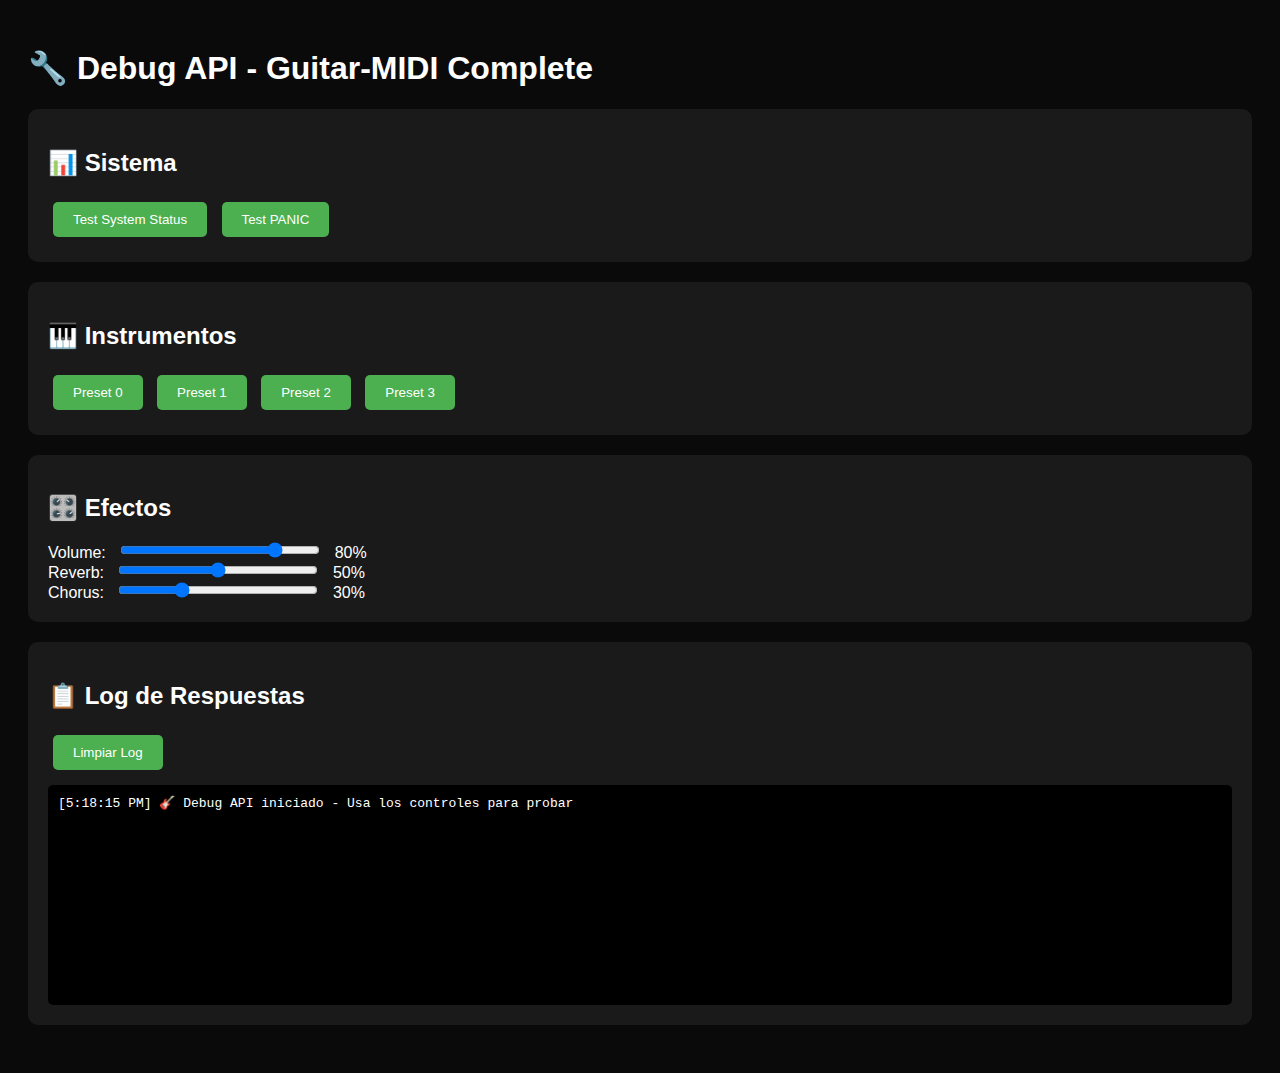
<file: web/templates/debug.html>
<!DOCTYPE html>
<html lang="es">
<head>
    <meta charset="UTF-8">
    <meta name="viewport" content="width=device-width, initial-scale=1.0">
    <title>🔧 Debug API - Guitar-MIDI</title>
    <style>
        body { 
            font-family: Arial, sans-serif; 
            background: #0a0a0a; 
            color: #fff; 
            padding: 20px; 
        }
        .debug-section { 
            background: #1a1a1a; 
            padding: 20px; 
            margin: 20px 0; 
            border-radius: 10px; 
        }
        button { 
            padding: 10px 20px; 
            margin: 5px; 
            border: none; 
            border-radius: 5px; 
            background: #4CAF50; 
            color: white; 
            cursor: pointer; 
        }
        button:hover { background: #45a049; }
        input[type="range"] { 
            width: 200px; 
            margin: 0 10px; 
        }
        .log { 
            background: #000; 
            padding: 10px; 
            border-radius: 5px; 
            font-family: monospace; 
            height: 200px; 
            overflow-y: auto; 
            margin-top: 10px;
        }
    </style>
</head>
<body>
    <h1>🔧 Debug API - Guitar-MIDI Complete</h1>
    
    <div class="debug-section">
        <h2>📊 Sistema</h2>
        <button onclick="testSystemStatus()">Test System Status</button>
        <button onclick="testPanic()">Test PANIC</button>
    </div>
    
    <div class="debug-section">
        <h2>🎹 Instrumentos</h2>
        <button onclick="testInstrument(0)">Preset 0</button>
        <button onclick="testInstrument(1)">Preset 1</button>
        <button onclick="testInstrument(2)">Preset 2</button>
        <button onclick="testInstrument(3)">Preset 3</button>
    </div>
    
    <div class="debug-section">
        <h2>🎛️ Efectos</h2>
        <div>
            Volume: <input type="range" id="volume" min="0" max="100" value="80" 
                          onchange="testEffect('master_volume', this.value)"> 
            <span id="volumeValue">80</span>%
        </div>
        <div>
            Reverb: <input type="range" id="reverb" min="0" max="100" value="50" 
                          onchange="testEffect('global_reverb', this.value)"> 
            <span id="reverbValue">50</span>%
        </div>
        <div>
            Chorus: <input type="range" id="chorus" min="0" max="100" value="30" 
                          onchange="testEffect('global_chorus', this.value)"> 
            <span id="chorusValue">30</span>%
        </div>
    </div>
    
    <div class="debug-section">
        <h2>📋 Log de Respuestas</h2>
        <button onclick="clearLog()">Limpiar Log</button>
        <div id="log" class="log"></div>
    </div>
    
    <script>
        function log(message) {
            const logEl = document.getElementById('log');
            const timestamp = new Date().toLocaleTimeString();
            logEl.innerHTML += `[${timestamp}] ${message}\n`;
            logEl.scrollTop = logEl.scrollHeight;
        }
        
        function clearLog() {
            document.getElementById('log').innerHTML = '';
        }
        
        async function testSystemStatus() {
            log('🔌 Probando /api/system/status...');
            try {
                const response = await fetch('/api/system/status');
                const data = await response.json();
                log(`✅ Status: ${response.status} - ${JSON.stringify(data, null, 2)}`);
            } catch (error) {
                log(`❌ Error: ${error.message}`);
            }
        }
        
        async function testPanic() {
            log('🚨 Probando PANIC...');
            try {
                const response = await fetch('/api/system/panic', { method: 'POST' });
                const data = await response.json();
                log(`✅ PANIC: ${response.status} - ${JSON.stringify(data)}`);
            } catch (error) {
                log(`❌ Error: ${error.message}`);
            }
        }
        
        async function testInstrument(pc) {
            log(`🎹 Probando instrumento ${pc}...`);
            try {
                const response = await fetch(`/api/instruments/${pc}/activate`, { method: 'POST' });
                const data = await response.json();
                log(`✅ Instrumento ${pc}: ${response.status} - ${JSON.stringify(data)}`);
            } catch (error) {
                log(`❌ Error: ${error.message}`);
            }
        }
        
        async function testEffect(effectName, value) {
            document.getElementById(effectName.replace('_', '').replace('global', '') + 'Value').textContent = value;
            log(`🎛️ Probando efecto ${effectName} = ${value}%...`);
            try {
                const data = {};
                data[effectName] = parseInt(value);
                
                const response = await fetch('/api/effects', {
                    method: 'POST',
                    headers: { 'Content-Type': 'application/json' },
                    body: JSON.stringify(data)
                });
                const result = await response.json();
                log(`✅ Efecto ${effectName}: ${response.status} - ${JSON.stringify(result)}`);
            } catch (error) {
                log(`❌ Error: ${error.message}`);
            }
        }
        
        // Log inicial
        log('🎸 Debug API iniciado - Usa los controles para probar');
    </script>
</body>
</html>
</file>
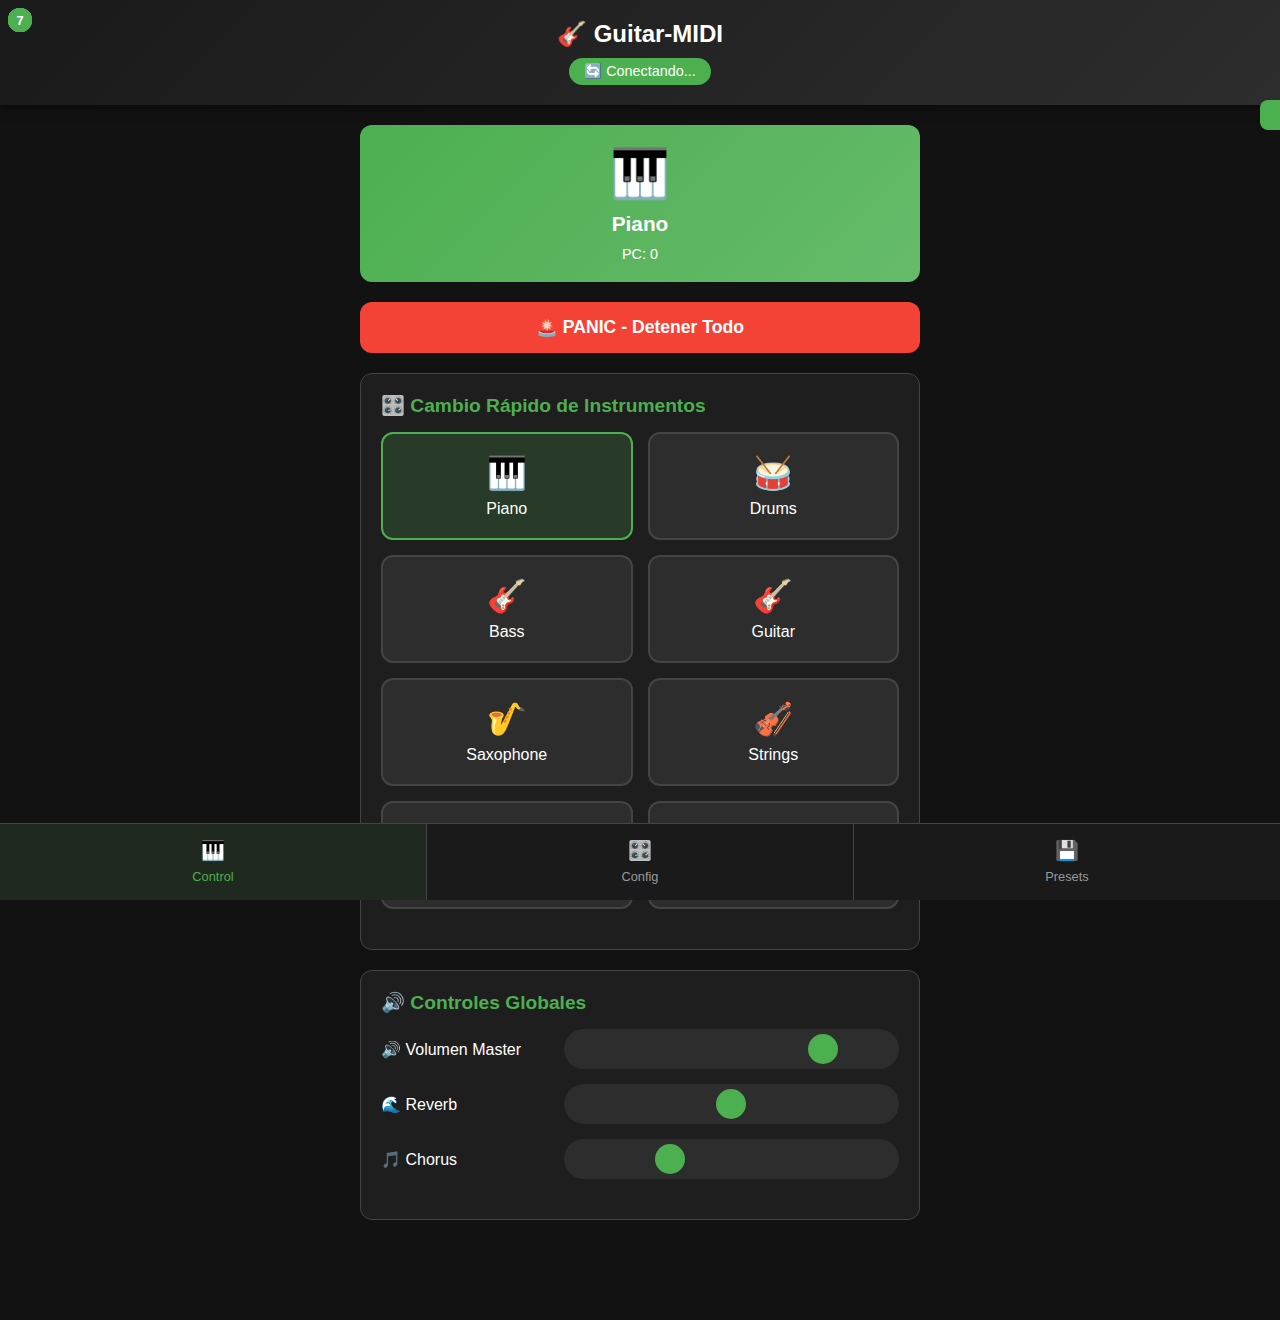
<file: web/templates/simple_control.html>
<!DOCTYPE html>
<html lang="es">
<head>
    <meta charset="UTF-8">
    <meta name="viewport" content="width=device-width, initial-scale=1.0, user-scalable=no">
    <meta name="apple-mobile-web-app-capable" content="yes">
    <title>🎸 Guitar-MIDI Control</title>
    
    <style>
        * {
            margin: 0;
            padding: 0;
            box-sizing: border-box;
        }
        
        body {
            font-family: -apple-system, BlinkMacSystemFont, sans-serif;
            background: #121212;
            color: white;
            user-select: none;
            min-height: 100vh;
        }
        
        .header {
            background: linear-gradient(135deg, #1a1a1a, #2d2d2d);
            padding: 20px;
            text-align: center;
            box-shadow: 0 2px 10px rgba(0,0,0,0.5);
        }
        
        .title {
            font-size: 1.5rem;
            font-weight: bold;
        }
        
        .status {
            margin-top: 10px;
            padding: 5px 15px;
            background: #4CAF50;
            border-radius: 20px;
            display: inline-block;
            font-size: 0.9rem;
        }
        
        .main {
            padding: 20px;
            max-width: 600px;
            margin: 0 auto;
        }
        
        .section {
            background: #1e1e1e;
            border-radius: 12px;
            padding: 20px;
            margin-bottom: 20px;
            border: 1px solid #444;
        }
        
        .section-title {
            font-size: 1.2rem;
            margin-bottom: 15px;
            color: #4CAF50;
        }
        
        .instrument-grid {
            display: grid;
            grid-template-columns: repeat(2, 1fr);
            gap: 15px;
            margin-bottom: 20px;
        }
        
        .instrument-btn {
            background: #2d2d2d;
            border: 2px solid #444;
            border-radius: 12px;
            padding: 20px;
            text-align: center;
            cursor: pointer;
            transition: all 0.2s;
            color: white;
            text-decoration: none;
        }
        
        .instrument-btn:active {
            transform: scale(0.95);
            background: #4CAF50;
        }
        
        .instrument-btn.active {
            border-color: #4CAF50;
            background: rgba(76, 175, 80, 0.2);
        }
        
        .instrument-icon {
            font-size: 2rem;
            margin-bottom: 8px;
            display: block;
        }
        
        .instrument-name {
            font-weight: 500;
        }
        
        .pc-number {
            position: absolute;
            top: 8px;
            left: 8px;
            background: #4CAF50;
            color: white;
            width: 24px;
            height: 24px;
            border-radius: 50%;
            display: flex;
            align-items: center;
            justify-content: center;
            font-size: 0.8rem;
            font-weight: bold;
        }
        
        .control-group {
            margin-bottom: 20px;
        }
        
        .control-item {
            display: flex;
            align-items: center;
            margin-bottom: 15px;
        }
        
        .control-label {
            flex: 1;
            margin-right: 15px;
        }
        
        .control-slider {
            flex: 2;
            height: 40px;
            background: #2d2d2d;
            border-radius: 20px;
            outline: none;
            -webkit-appearance: none;
        }
        
        .control-slider::-webkit-slider-thumb {
            -webkit-appearance: none;
            width: 30px;
            height: 30px;
            background: #4CAF50;
            border-radius: 50%;
            cursor: pointer;
        }
        
        .panic-btn {
            background: #f44336;
            color: white;
            border: none;
            border-radius: 12px;
            padding: 15px 30px;
            font-size: 1.1rem;
            font-weight: bold;
            cursor: pointer;
            width: 100%;
            margin-bottom: 20px;
        }
        
        .panic-btn:active {
            transform: scale(0.95);
            background: #d32f2f;
        }
        
        .current-instrument {
            text-align: center;
            padding: 20px;
            background: linear-gradient(135deg, #4CAF50, #66BB6A);
            border-radius: 12px;
            margin-bottom: 20px;
        }
        
        .current-icon {
            font-size: 3rem;
            margin-bottom: 10px;
        }
        
        .current-name {
            font-size: 1.3rem;
            font-weight: bold;
        }
        
        .toast {
            position: fixed;
            top: 100px;
            right: 20px;
            background: #4CAF50;
            color: white;
            padding: 15px 20px;
            border-radius: 8px;
            transform: translateX(100%);
            transition: transform 0.3s;
            z-index: 1000;
        }
        
        .toast.show {
            transform: translateX(0);
        }
        
        .nav-tabs {
            position: fixed;
            bottom: 0;
            left: 0;
            right: 0;
            background: #1a1a1a;
            display: flex;
            border-top: 1px solid #444;
        }
        
        .nav-tab {
            flex: 1;
            padding: 15px;
            text-align: center;
            color: #999;
            text-decoration: none;
            border-right: 1px solid #444;
        }
        
        .nav-tab:last-child {
            border-right: none;
        }
        
        .nav-tab.active {
            color: #4CAF50;
            background: rgba(76, 175, 80, 0.1);
        }
        
        .nav-icon {
            display: block;
            font-size: 1.2rem;
            margin-bottom: 5px;
        }
        
        .nav-label {
            font-size: 0.8rem;
        }
        
        .main {
            padding-bottom: 80px;
        }
    </style>
</head>
<body>
    <header class="header">
        <h1 class="title">🎸 Guitar-MIDI</h1>
        <div class="status" id="connectionStatus">🔄 Conectando...</div>
    </header>

    <main class="main">
        <!-- Instrumento Actual -->
        <div class="current-instrument">
            <div class="current-icon" id="currentIcon">🎹</div>
            <div class="current-name" id="currentName">Piano</div>
            <div style="margin-top: 10px; font-size: 0.9rem;">PC: <span id="currentPC">0</span></div>
        </div>

        <!-- Botón PANIC -->
        <button class="panic-btn" onclick="panic()">🚨 PANIC - Detener Todo</button>

        <!-- Cambio Rápido de Instrumentos -->
        <div class="section">
            <h2 class="section-title">🎛️ Cambio Rápido de Instrumentos</h2>
            <div class="instrument-grid">
                <div class="instrument-btn active" onclick="changeInstrument(0, '🎹', 'Piano')">
                    <div class="pc-number">0</div>
                    <span class="instrument-icon">🎹</span>
                    <div class="instrument-name">Piano</div>
                </div>
                <div class="instrument-btn" onclick="changeInstrument(1, '🥁', 'Drums')">
                    <div class="pc-number">1</div>
                    <span class="instrument-icon">🥁</span>
                    <div class="instrument-name">Drums</div>
                </div>
                <div class="instrument-btn" onclick="changeInstrument(2, '🎸', 'Bass')">
                    <div class="pc-number">2</div>
                    <span class="instrument-icon">🎸</span>
                    <div class="instrument-name">Bass</div>
                </div>
                <div class="instrument-btn" onclick="changeInstrument(3, '🎸', 'Guitar')">
                    <div class="pc-number">3</div>
                    <span class="instrument-icon">🎸</span>
                    <div class="instrument-name">Guitar</div>
                </div>
                <div class="instrument-btn" onclick="changeInstrument(4, '🎷', 'Saxophone')">
                    <div class="pc-number">4</div>
                    <span class="instrument-icon">🎷</span>
                    <div class="instrument-name">Saxophone</div>
                </div>
                <div class="instrument-btn" onclick="changeInstrument(5, '🎻', 'Strings')">
                    <div class="pc-number">5</div>
                    <span class="instrument-icon">🎻</span>
                    <div class="instrument-name">Strings</div>
                </div>
                <div class="instrument-btn" onclick="changeInstrument(6, '🎹', 'Organ')">
                    <div class="pc-number">6</div>
                    <span class="instrument-icon">🎹</span>
                    <div class="instrument-name">Organ</div>
                </div>
                <div class="instrument-btn" onclick="changeInstrument(7, '🪈', 'Flute')">
                    <div class="pc-number">7</div>
                    <span class="instrument-icon">🪈</span>
                    <div class="instrument-name">Flute</div>
                </div>
            </div>
        </div>

        <!-- Controles Globales -->
        <div class="section">
            <h2 class="section-title">🔊 Controles Globales</h2>
            <div class="control-group">
                <div class="control-item">
                    <label class="control-label">🔊 Volumen Master</label>
                    <input type="range" class="control-slider" min="0" max="100" value="80" 
                           oninput="updateControl('master_volume', this.value)">
                </div>
                <div class="control-item">
                    <label class="control-label">🌊 Reverb</label>
                    <input type="range" class="control-slider" min="0" max="100" value="50"
                           oninput="updateControl('global_reverb', this.value)">
                </div>
                <div class="control-item">
                    <label class="control-label">🎵 Chorus</label>
                    <input type="range" class="control-slider" min="0" max="100" value="30"
                           oninput="updateControl('global_chorus', this.value)">
                </div>
            </div>
        </div>
    </main>

    <!-- Navegación -->
    <nav class="nav-tabs">
        <a href="/simple" class="nav-tab active">
            <span class="nav-icon">🎹</span>
            <span class="nav-label">Control</span>
        </a>
        <a href="/simple-instruments" class="nav-tab">
            <span class="nav-icon">🎛️</span>
            <span class="nav-label">Config</span>
        </a>
        <a href="/simple-presets" class="nav-tab">
            <span class="nav-icon">💾</span>
            <span class="nav-label">Presets</span>
        </a>
    </nav>

    <!-- Toast para mensajes -->
    <div id="toast" class="toast"></div>

    <script>
        let currentInstrument = 0;

        function changeInstrument(pc, icon, name) {
            // Remover active de todos
            document.querySelectorAll('.instrument-btn').forEach(btn => {
                btn.classList.remove('active');
            });
            
            // Agregar active al seleccionado
            event.target.closest('.instrument-btn').classList.add('active');
            
            // Actualizar display
            document.getElementById('currentIcon').textContent = icon;
            document.getElementById('currentName').textContent = name;
            document.getElementById('currentPC').textContent = pc;
            
            currentInstrument = pc;
            
            // Enviar al servidor
            fetch(`/api/instruments/${pc}/activate`, {
                method: 'POST'
            }).then(response => response.json())
              .then(data => {
                  if (data.success) {
                      showToast(`Cambiado a: ${name}`);
                  } else {
                      showToast('Error al cambiar instrumento', true);
                  }
              }).catch(err => {
                  showToast('Error de conexión', true);
              });
        }

        function updateControl(control, value) {
            const data = {};
            data[control] = parseInt(value);
            
            fetch('/api/effects', {
                method: 'POST',
                headers: {
                    'Content-Type': 'application/json'
                },
                body: JSON.stringify(data)
            }).then(response => response.json())
              .then(data => {
                  if (data.success) {
                      showToast(`${control}: ${value}%`);
                  }
              }).catch(err => {
                  showToast('Error de conexión', true);
              });
        }

        function panic() {
            fetch('/api/system/panic', {
                method: 'POST'
            }).then(response => response.json())
              .then(data => {
                  if (data.success) {
                      showToast('🚨 PANIC - Todas las notas detenidas');
                  }
              }).catch(err => {
                  showToast('Error de conexión', true);
              });
        }

        function showToast(message, isError = false) {
            const toast = document.getElementById('toast');
            toast.textContent = message;
            toast.style.background = isError ? '#f44336' : '#4CAF50';
            toast.classList.add('show');
            
            setTimeout(() => {
                toast.classList.remove('show');
            }, 3000);
        }

        // Atajos de teclado
        document.addEventListener('keydown', function(e) {
            if (e.target.tagName === 'INPUT') return;
            
            switch(e.key) {
                case 'p':
                case 'P':
                    e.preventDefault();
                    panic();
                    break;
                case '0':
                case '1':
                case '2':
                case '3':
                case '4':
                case '5':
                case '6':
                case '7':
                    e.preventDefault();
                    const pc = parseInt(e.key);
                    const instruments = ['🎹', '🥁', '🎸', '🎸', '🎷', '🎻', '🎹', '🪈'];
                    const names = ['Piano', 'Drums', 'Bass', 'Guitar', 'Saxophone', 'Strings', 'Organ', 'Flute'];
                    changeInstrument(pc, instruments[pc], names[pc]);
                    break;
            }
        });

        // Verificar estado del sistema
        function checkSystemStatus() {
            fetch('/api/system/status')
                .then(response => response.json())
                .then(data => {
                    const statusElement = document.getElementById('connectionStatus');
                    
                    if (data.success && data.status.engine_connected) {
                        statusElement.textContent = '✅ Sistema Conectado';
                        statusElement.style.background = '#4CAF50';
                        
                        // Actualizar instrumento actual si es diferente
                        const currentPC = data.status.current_instrument;
                        if (currentPC !== currentInstrument) {
                            updateCurrentDisplay(currentPC);
                        }
                    } else {
                        statusElement.textContent = '❌ MIDI Engine Desconectado';
                        statusElement.style.background = '#f44336';
                    }
                })
                .catch(error => {
                    const statusElement = document.getElementById('connectionStatus');
                    statusElement.textContent = '⚠️ Error de Conexión';
                    statusElement.style.background = '#ff9800';
                });
        }
        
        function updateCurrentDisplay(pc) {
            const instruments = ['🎹', '🥁', '🎸', '🎸', '🎷', '🎻', '🎹', '🪈'];
            const names = ['Piano', 'Drums', 'Bass', 'Guitar', 'Saxophone', 'Strings', 'Organ', 'Flute'];
            
            document.getElementById('currentIcon').textContent = instruments[pc];
            document.getElementById('currentName').textContent = names[pc];
            document.getElementById('currentPC').textContent = pc;
            
            // Actualizar botón activo
            document.querySelectorAll('.instrument-btn').forEach(btn => {
                btn.classList.remove('active');
            });
            
            const activeBtn = document.querySelector(`[onclick*="changeInstrument(${pc},"]`);
            if (activeBtn) {
                activeBtn.classList.add('active');
            }
            
            currentInstrument = pc;
        }
        
        // Verificar estado cada 5 segundos
        setInterval(checkSystemStatus, 5000);
        
        // Verificar estado inicial
        setTimeout(checkSystemStatus, 1000);

        console.log('🎸 Guitar-MIDI Control Simplificado');
        console.log('⌨️ Atajos: P=PANIC, 0-7=Instrumentos');
    </script>
</body>
</html>
</file>
